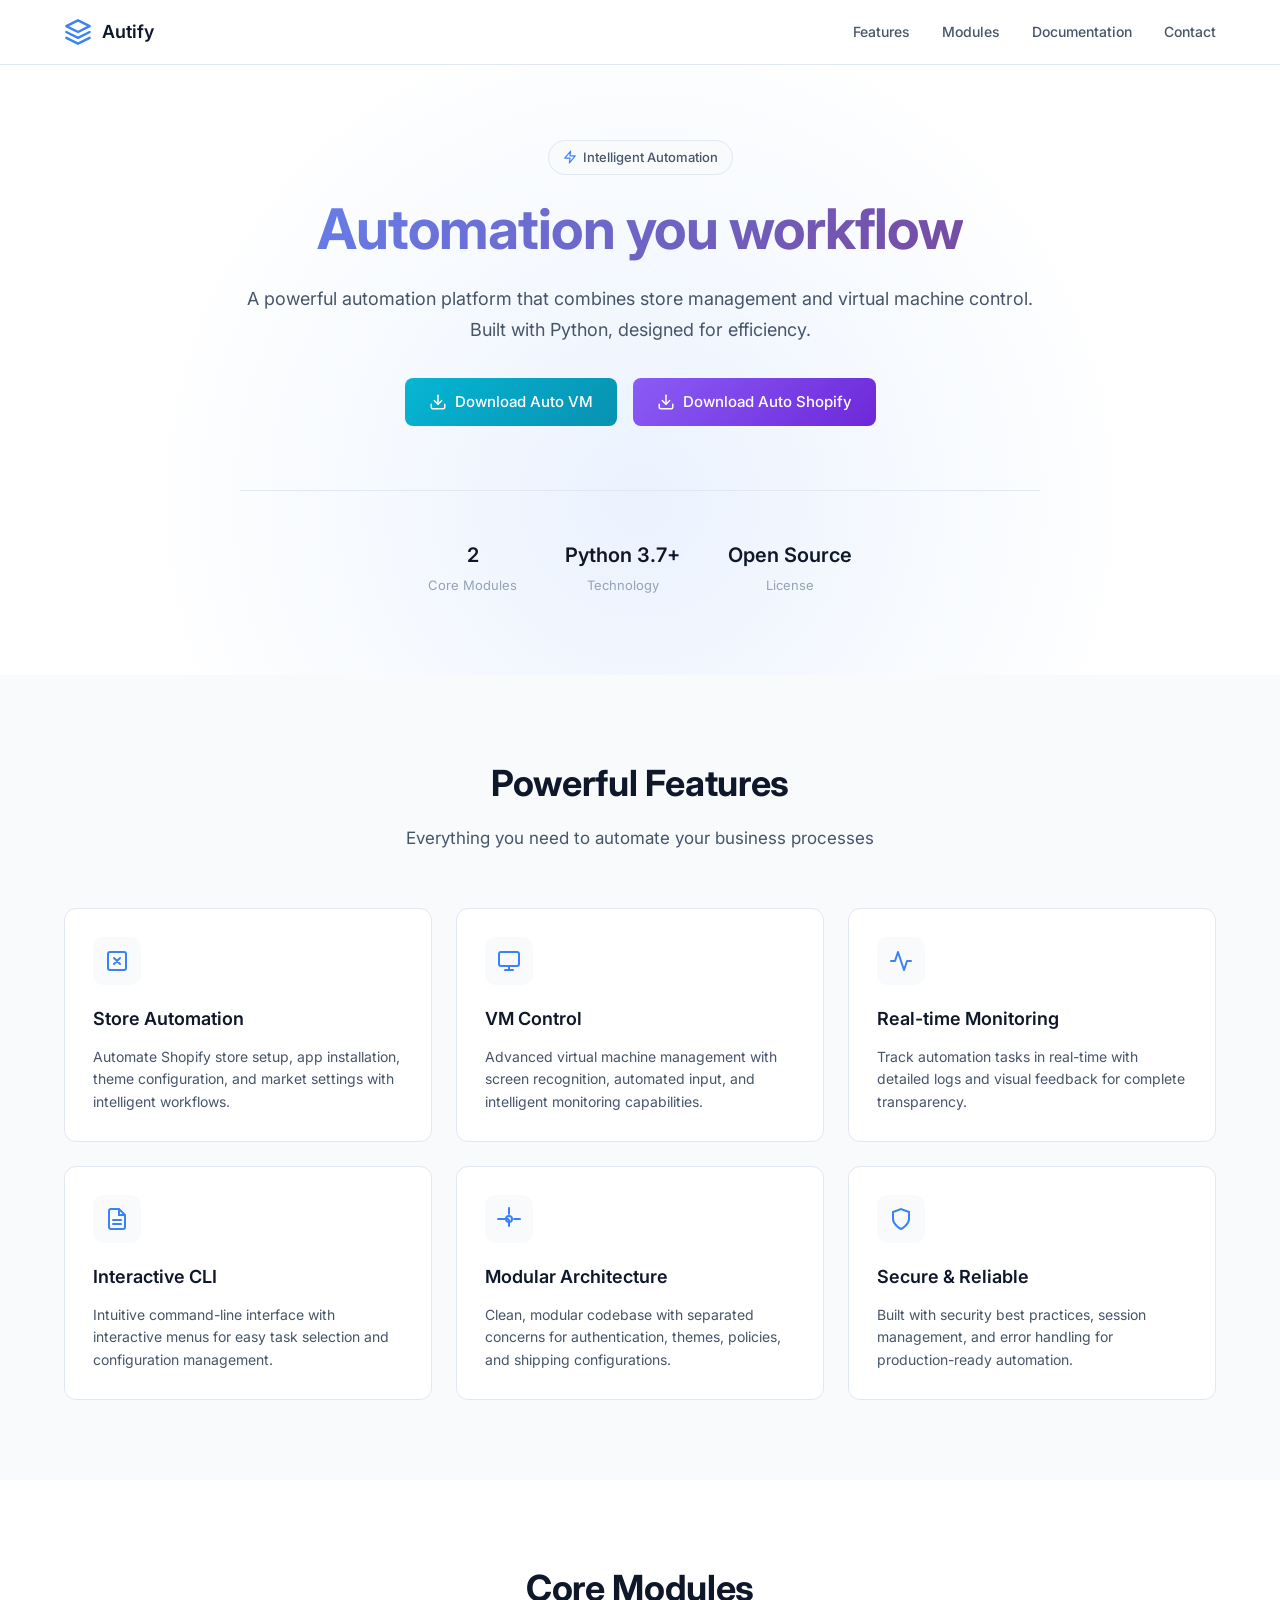
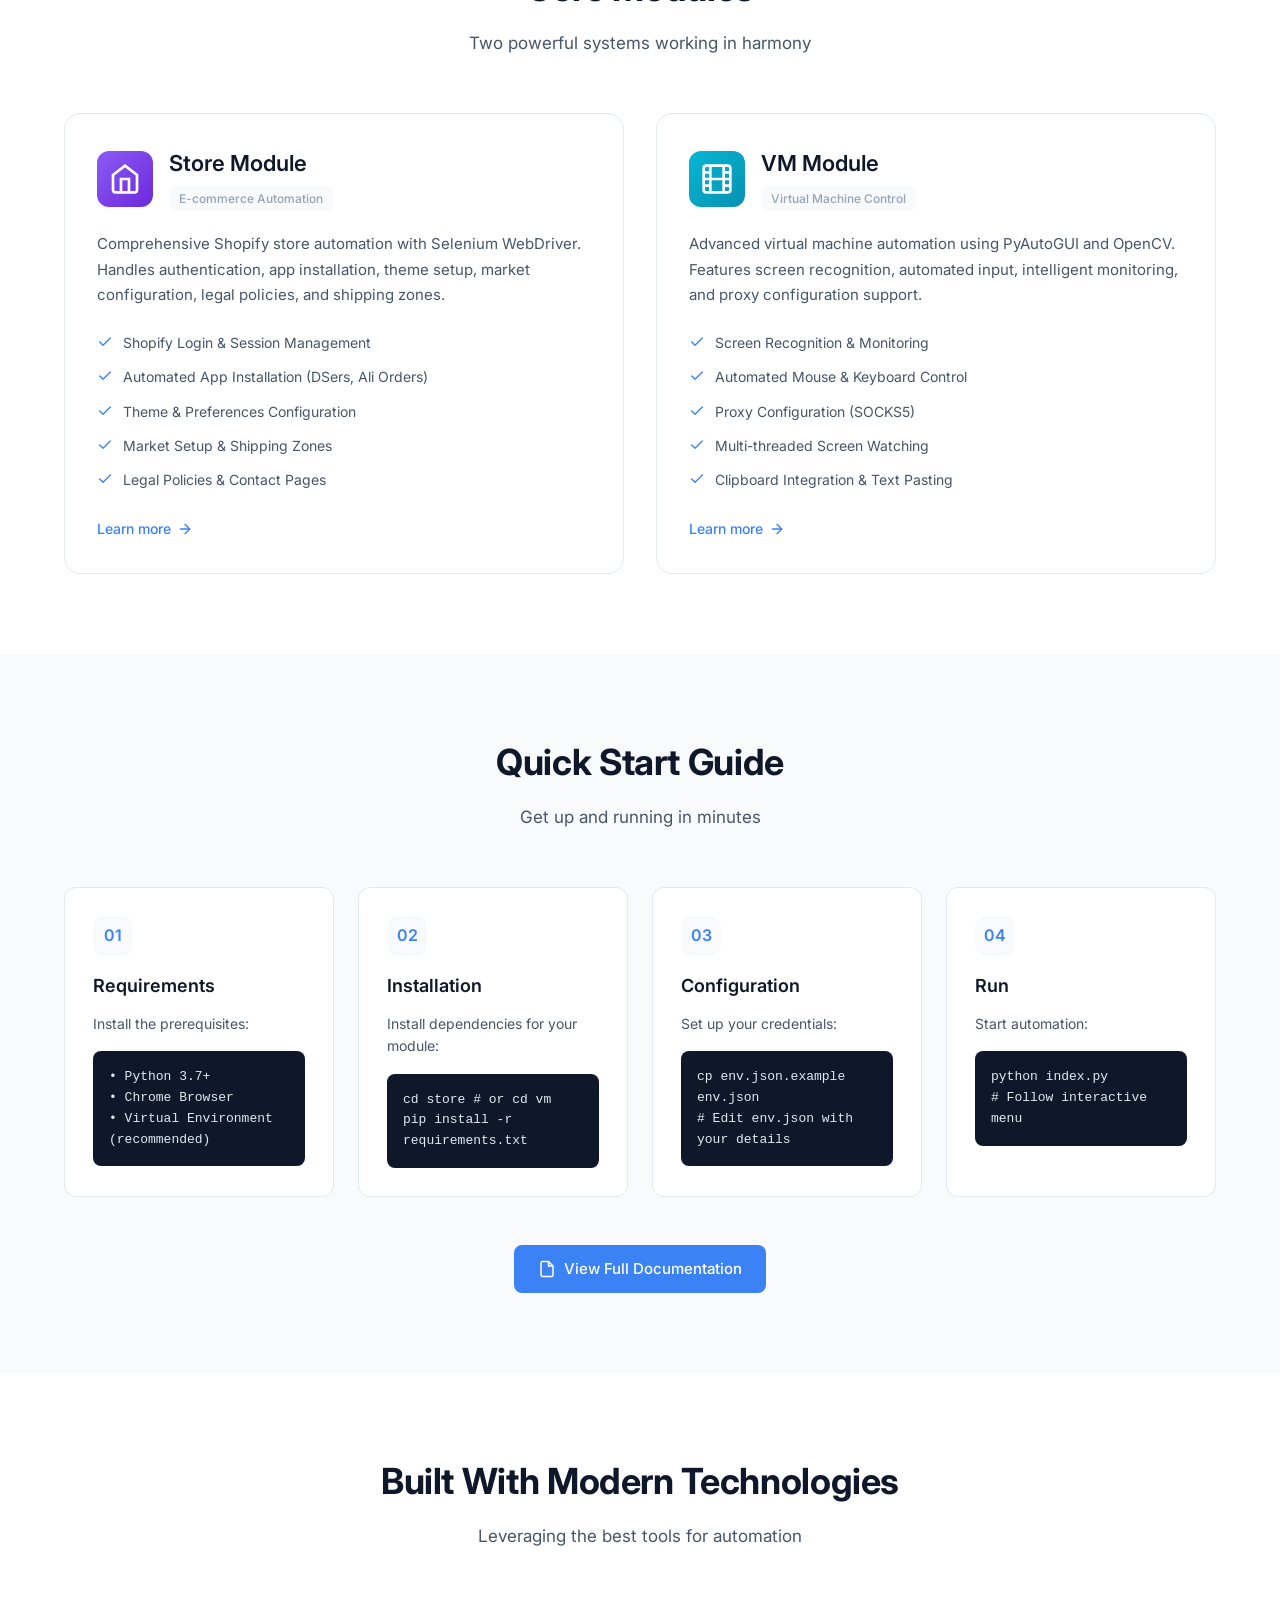
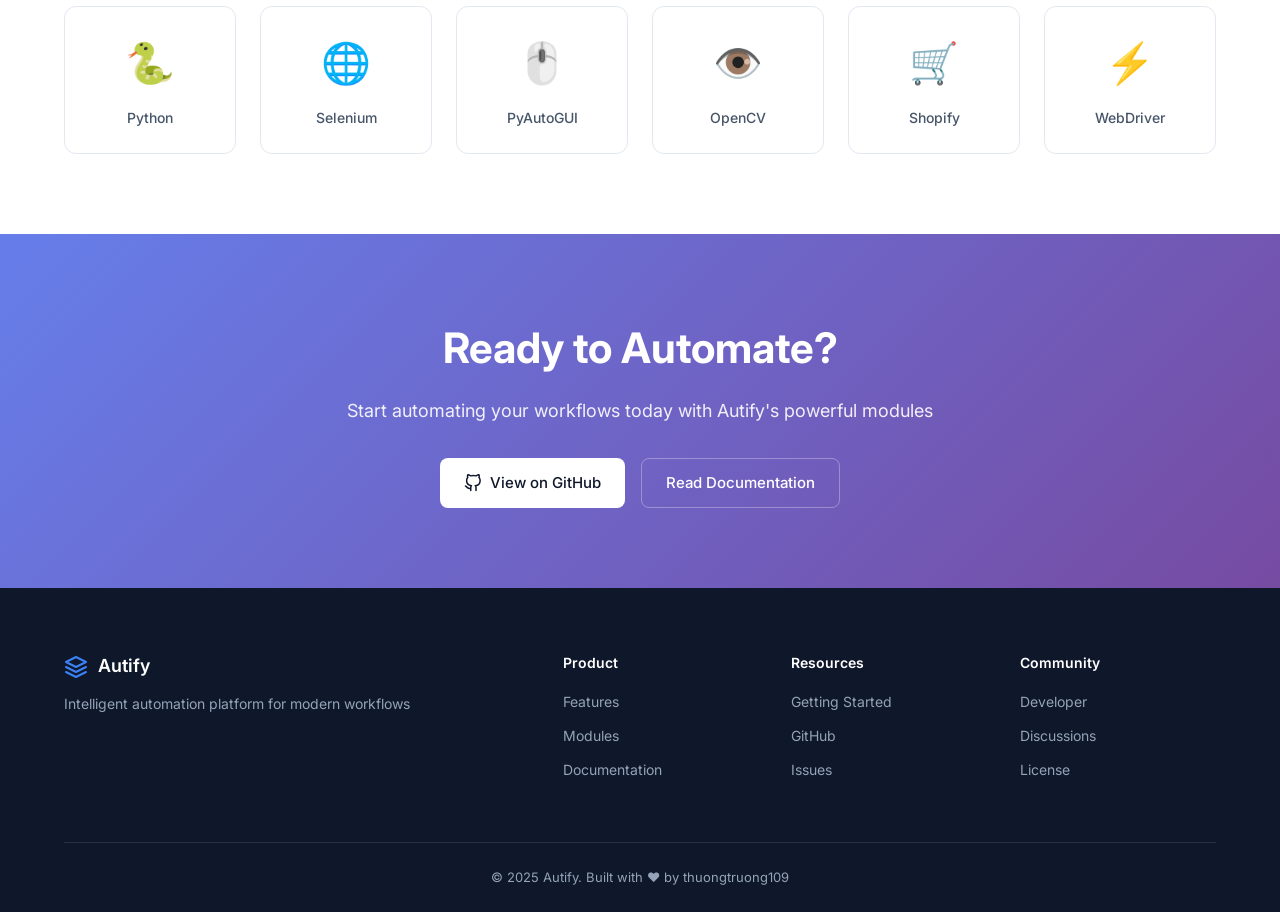
<file: docs/index.html>
<!DOCTYPE html>
<html lang="vi">
  <head>
    <meta charset="UTF-8" />
    <meta name="viewport" content="width=device-width, initial-scale=1.0" />
    <title>Autify - Automation Platform</title>
    <link rel="preconnect" href="https://fonts.googleapis.com" />
    <link rel="preconnect" href="https://fonts.gstatic.com" crossorigin />
    <link
      href="https://fonts.googleapis.com/css2?family=Inter:wght@300;400;500;600;700&display=swap"
      rel="stylesheet"
    />
    <link rel="stylesheet" href="styles.css" />
  </head>
  <body>
    <!-- Navigation -->
    <nav class="navbar">
      <div class="container">
        <div class="nav-content">
          <div class="logo">
            <svg
              width="28"
              height="28"
              viewBox="0 0 24 24"
              fill="none"
              xmlns="http://www.w3.org/2000/svg"
            >
              <path
                d="M12 2L2 7L12 12L22 7L12 2Z"
                stroke="currentColor"
                stroke-width="2"
                stroke-linecap="round"
                stroke-linejoin="round"
              />
              <path
                d="M2 17L12 22L22 17"
                stroke="currentColor"
                stroke-width="2"
                stroke-linecap="round"
                stroke-linejoin="round"
              />
              <path
                d="M2 12L12 17L22 12"
                stroke="currentColor"
                stroke-width="2"
                stroke-linecap="round"
                stroke-linejoin="round"
              />
            </svg>
            <span>Autify</span>
          </div>
          <button class="mobile-menu-toggle" aria-label="Toggle menu">
            <span></span>
            <span></span>
            <span></span>
          </button>
          <ul class="nav-links">
            <li><a href="#features">Features</a></li>
            <li><a href="#modules">Modules</a></li>
            <li><a href="#docs">Documentation</a></li>
            <li><a href="#contact">Contact</a></li>
          </ul>
        </div>
      </div>
    </nav>

    <!-- Hero Section -->
    <section class="hero">
      <div class="container">
        <div class="hero-content">
          <div class="badge">
            <svg
              width="14"
              height="14"
              viewBox="0 0 24 24"
              fill="none"
              xmlns="http://www.w3.org/2000/svg"
            >
              <path
                d="M13 2L3 14h9l-1 8 10-12h-9l1-8z"
                stroke="currentColor"
                stroke-width="2"
                stroke-linecap="round"
                stroke-linejoin="round"
              />
            </svg>
            Intelligent Automation
          </div>
          <h1 class="hero-title">
            <span class="gradient-text">Automation you workflow</span>
          </h1>
          <p class="hero-description">
            A powerful automation platform that combines store management and
            virtual machine control. Built with Python, designed for efficiency.
          </p>
          <div class="hero-actions">
            <a
              href="https://github.com/thuongtruong109/autify/raw/refs/heads/gh-pages/downloads/autify_vm.zip"
              class="btn-large btn-vm"
              download
            >
              <svg
                width="18"
                height="18"
                viewBox="0 0 24 24"
                fill="none"
                xmlns="http://www.w3.org/2000/svg"
              >
                <path
                  d="M21 15v4a2 2 0 0 1-2 2H5a2 2 0 0 1-2-2v-4"
                  stroke="currentColor"
                  stroke-width="2"
                  stroke-linecap="round"
                  stroke-linejoin="round"
                />
                <polyline
                  points="7 10 12 15 17 10"
                  stroke="currentColor"
                  stroke-width="2"
                  stroke-linecap="round"
                  stroke-linejoin="round"
                />
                <line
                  x1="12"
                  y1="15"
                  x2="12"
                  y2="3"
                  stroke="currentColor"
                  stroke-width="2"
                  stroke-linecap="round"
                />
              </svg>
              Download Auto VM
            </a>
            <a
              href="store/build/dist/index.exe"
              class="btn-large btn-store"
              download
            >
              <svg
                width="18"
                height="18"
                viewBox="0 0 24 24"
                fill="none"
                xmlns="http://www.w3.org/2000/svg"
              >
                <path
                  d="M21 15v4a2 2 0 0 1-2 2H5a2 2 0 0 1-2-2v-4"
                  stroke="currentColor"
                  stroke-width="2"
                  stroke-linecap="round"
                  stroke-linejoin="round"
                />
                <polyline
                  points="7 10 12 15 17 10"
                  stroke="currentColor"
                  stroke-width="2"
                  stroke-linecap="round"
                  stroke-linejoin="round"
                />
                <line
                  x1="12"
                  y1="15"
                  x2="12"
                  y2="3"
                  stroke="currentColor"
                  stroke-width="2"
                  stroke-linecap="round"
                />
              </svg>
              Download Auto Shopify
            </a>
          </div>
          <div class="hero-stats">
            <div class="stat-item">
              <div class="stat-value">2</div>
              <div class="stat-label">Core Modules</div>
            </div>
            <div class="stat-item">
              <div class="stat-value">Python 3.7+</div>
              <div class="stat-label">Technology</div>
            </div>
            <div class="stat-item">
              <div class="stat-value">Open Source</div>
              <div class="stat-label">License</div>
            </div>
          </div>
        </div>
      </div>
      <div class="hero-gradient"></div>
    </section>

    <!-- Features Section -->
    <section id="features" class="features">
      <div class="container">
        <div class="section-header">
          <h2 class="section-title">Powerful Features</h2>
          <p class="section-description">
            Everything you need to automate your business processes
          </p>
        </div>
        <div class="features-grid">
          <div class="feature-card">
            <div class="feature-icon">
              <svg
                width="24"
                height="24"
                viewBox="0 0 24 24"
                fill="none"
                xmlns="http://www.w3.org/2000/svg"
              >
                <rect
                  x="3"
                  y="3"
                  width="18"
                  height="18"
                  rx="2"
                  stroke="currentColor"
                  stroke-width="2"
                />
                <path
                  d="M9 9l6 6M15 9l-6 6"
                  stroke="currentColor"
                  stroke-width="2"
                  stroke-linecap="round"
                />
              </svg>
            </div>
            <h3>Store Automation</h3>
            <p>
              Automate Shopify store setup, app installation, theme
              configuration, and market settings with intelligent workflows.
            </p>
          </div>
          <div class="feature-card">
            <div class="feature-icon">
              <svg
                width="24"
                height="24"
                viewBox="0 0 24 24"
                fill="none"
                xmlns="http://www.w3.org/2000/svg"
              >
                <rect
                  x="2"
                  y="3"
                  width="20"
                  height="14"
                  rx="2"
                  stroke="currentColor"
                  stroke-width="2"
                />
                <line
                  x1="8"
                  y1="21"
                  x2="16"
                  y2="21"
                  stroke="currentColor"
                  stroke-width="2"
                  stroke-linecap="round"
                />
                <line
                  x1="12"
                  y1="17"
                  x2="12"
                  y2="21"
                  stroke="currentColor"
                  stroke-width="2"
                  stroke-linecap="round"
                />
              </svg>
            </div>
            <h3>VM Control</h3>
            <p>
              Advanced virtual machine management with screen recognition,
              automated input, and intelligent monitoring capabilities.
            </p>
          </div>
          <div class="feature-card">
            <div class="feature-icon">
              <svg
                width="24"
                height="24"
                viewBox="0 0 24 24"
                fill="none"
                xmlns="http://www.w3.org/2000/svg"
              >
                <polyline
                  points="22 12 18 12 15 21 9 3 6 12 2 12"
                  stroke="currentColor"
                  stroke-width="2"
                  stroke-linecap="round"
                  stroke-linejoin="round"
                />
              </svg>
            </div>
            <h3>Real-time Monitoring</h3>
            <p>
              Track automation tasks in real-time with detailed logs and visual
              feedback for complete transparency.
            </p>
          </div>
          <div class="feature-card">
            <div class="feature-icon">
              <svg
                width="24"
                height="24"
                viewBox="0 0 24 24"
                fill="none"
                xmlns="http://www.w3.org/2000/svg"
              >
                <path
                  d="M14 2H6a2 2 0 0 0-2 2v16a2 2 0 0 0 2 2h12a2 2 0 0 0 2-2V8z"
                  stroke="currentColor"
                  stroke-width="2"
                />
                <polyline
                  points="14 2 14 8 20 8"
                  stroke="currentColor"
                  stroke-width="2"
                />
                <line
                  x1="16"
                  y1="13"
                  x2="8"
                  y2="13"
                  stroke="currentColor"
                  stroke-width="2"
                  stroke-linecap="round"
                />
                <line
                  x1="16"
                  y1="17"
                  x2="8"
                  y2="17"
                  stroke="currentColor"
                  stroke-width="2"
                  stroke-linecap="round"
                />
              </svg>
            </div>
            <h3>Interactive CLI</h3>
            <p>
              Intuitive command-line interface with interactive menus for easy
              task selection and configuration management.
            </p>
          </div>
          <div class="feature-card">
            <div class="feature-icon">
              <svg
                width="24"
                height="24"
                viewBox="0 0 24 24"
                fill="none"
                xmlns="http://www.w3.org/2000/svg"
              >
                <circle
                  cx="12"
                  cy="12"
                  r="3"
                  stroke="currentColor"
                  stroke-width="2"
                />
                <path
                  d="M12 1v6m0 6v6M23 12h-6m-6 0H1"
                  stroke="currentColor"
                  stroke-width="2"
                  stroke-linecap="round"
                />
              </svg>
            </div>
            <h3>Modular Architecture</h3>
            <p>
              Clean, modular codebase with separated concerns for
              authentication, themes, policies, and shipping configurations.
            </p>
          </div>
          <div class="feature-card">
            <div class="feature-icon">
              <svg
                width="24"
                height="24"
                viewBox="0 0 24 24"
                fill="none"
                xmlns="http://www.w3.org/2000/svg"
              >
                <path
                  d="M12 22s8-4 8-10V5l-8-3-8 3v7c0 6 8 10 8 10z"
                  stroke="currentColor"
                  stroke-width="2"
                />
              </svg>
            </div>
            <h3>Secure & Reliable</h3>
            <p>
              Built with security best practices, session management, and error
              handling for production-ready automation.
            </p>
          </div>
        </div>
      </div>
    </section>

    <!-- Modules Section -->
    <section id="modules" class="modules">
      <div class="container">
        <div class="section-header">
          <h2 class="section-title">Core Modules</h2>
          <p class="section-description">
            Two powerful systems working in harmony
          </p>
        </div>
        <div class="modules-grid">
          <div class="module-card">
            <div class="module-header">
              <div class="module-icon store">
                <svg
                  width="32"
                  height="32"
                  viewBox="0 0 24 24"
                  fill="none"
                  xmlns="http://www.w3.org/2000/svg"
                >
                  <path
                    d="M3 9l9-7 9 7v11a2 2 0 0 1-2 2H5a2 2 0 0 1-2-2z"
                    stroke="currentColor"
                    stroke-width="2"
                  />
                  <polyline
                    points="9 22 9 12 15 12 15 22"
                    stroke="currentColor"
                    stroke-width="2"
                  />
                </svg>
              </div>
              <div>
                <h3>Store Module</h3>
                <span class="module-tag">E-commerce Automation</span>
              </div>
            </div>
            <p class="module-description">
              Comprehensive Shopify store automation with Selenium WebDriver.
              Handles authentication, app installation, theme setup, market
              configuration, legal policies, and shipping zones.
            </p>
            <div class="module-features">
              <div class="module-feature">
                <svg
                  width="16"
                  height="16"
                  viewBox="0 0 24 24"
                  fill="none"
                  xmlns="http://www.w3.org/2000/svg"
                >
                  <polyline
                    points="20 6 9 17 4 12"
                    stroke="currentColor"
                    stroke-width="2"
                    stroke-linecap="round"
                    stroke-linejoin="round"
                  />
                </svg>
                Shopify Login & Session Management
              </div>
              <div class="module-feature">
                <svg
                  width="16"
                  height="16"
                  viewBox="0 0 24 24"
                  fill="none"
                  xmlns="http://www.w3.org/2000/svg"
                >
                  <polyline
                    points="20 6 9 17 4 12"
                    stroke="currentColor"
                    stroke-width="2"
                    stroke-linecap="round"
                    stroke-linejoin="round"
                  />
                </svg>
                Automated App Installation (DSers, Ali Orders)
              </div>
              <div class="module-feature">
                <svg
                  width="16"
                  height="16"
                  viewBox="0 0 24 24"
                  fill="none"
                  xmlns="http://www.w3.org/2000/svg"
                >
                  <polyline
                    points="20 6 9 17 4 12"
                    stroke="currentColor"
                    stroke-width="2"
                    stroke-linecap="round"
                    stroke-linejoin="round"
                  />
                </svg>
                Theme & Preferences Configuration
              </div>
              <div class="module-feature">
                <svg
                  width="16"
                  height="16"
                  viewBox="0 0 24 24"
                  fill="none"
                  xmlns="http://www.w3.org/2000/svg"
                >
                  <polyline
                    points="20 6 9 17 4 12"
                    stroke="currentColor"
                    stroke-width="2"
                    stroke-linecap="round"
                    stroke-linejoin="round"
                  />
                </svg>
                Market Setup & Shipping Zones
              </div>
              <div class="module-feature">
                <svg
                  width="16"
                  height="16"
                  viewBox="0 0 24 24"
                  fill="none"
                  xmlns="http://www.w3.org/2000/svg"
                >
                  <polyline
                    points="20 6 9 17 4 12"
                    stroke="currentColor"
                    stroke-width="2"
                    stroke-linecap="round"
                    stroke-linejoin="round"
                  />
                </svg>
                Legal Policies & Contact Pages
              </div>
            </div>
            <a href="#docs" class="module-link">
              Learn more
              <svg
                width="16"
                height="16"
                viewBox="0 0 24 24"
                fill="none"
                xmlns="http://www.w3.org/2000/svg"
              >
                <line
                  x1="5"
                  y1="12"
                  x2="19"
                  y2="12"
                  stroke="currentColor"
                  stroke-width="2"
                  stroke-linecap="round"
                />
                <polyline
                  points="12 5 19 12 12 19"
                  stroke="currentColor"
                  stroke-width="2"
                  stroke-linecap="round"
                  stroke-linejoin="round"
                />
              </svg>
            </a>
          </div>

          <div class="module-card">
            <div class="module-header">
              <div class="module-icon vm">
                <svg
                  width="32"
                  height="32"
                  viewBox="0 0 24 24"
                  fill="none"
                  xmlns="http://www.w3.org/2000/svg"
                >
                  <rect
                    x="2"
                    y="2"
                    width="20"
                    height="20"
                    rx="2"
                    stroke="currentColor"
                    stroke-width="2"
                  />
                  <path
                    d="M7 2v20M17 2v20M2 12h20M2 7h5M2 17h5M17 17h5M17 7h5"
                    stroke="currentColor"
                    stroke-width="2"
                  />
                </svg>
              </div>
              <div>
                <h3>VM Module</h3>
                <span class="module-tag">Virtual Machine Control</span>
              </div>
            </div>
            <p class="module-description">
              Advanced virtual machine automation using PyAutoGUI and OpenCV.
              Features screen recognition, automated input, intelligent
              monitoring, and proxy configuration support.
            </p>
            <div class="module-features">
              <div class="module-feature">
                <svg
                  width="16"
                  height="16"
                  viewBox="0 0 24 24"
                  fill="none"
                  xmlns="http://www.w3.org/2000/svg"
                >
                  <polyline
                    points="20 6 9 17 4 12"
                    stroke="currentColor"
                    stroke-width="2"
                    stroke-linecap="round"
                    stroke-linejoin="round"
                  />
                </svg>
                Screen Recognition & Monitoring
              </div>
              <div class="module-feature">
                <svg
                  width="16"
                  height="16"
                  viewBox="0 0 24 24"
                  fill="none"
                  xmlns="http://www.w3.org/2000/svg"
                >
                  <polyline
                    points="20 6 9 17 4 12"
                    stroke="currentColor"
                    stroke-width="2"
                    stroke-linecap="round"
                    stroke-linejoin="round"
                  />
                </svg>
                Automated Mouse & Keyboard Control
              </div>
              <div class="module-feature">
                <svg
                  width="16"
                  height="16"
                  viewBox="0 0 24 24"
                  fill="none"
                  xmlns="http://www.w3.org/2000/svg"
                >
                  <polyline
                    points="20 6 9 17 4 12"
                    stroke="currentColor"
                    stroke-width="2"
                    stroke-linecap="round"
                    stroke-linejoin="round"
                  />
                </svg>
                Proxy Configuration (SOCKS5)
              </div>
              <div class="module-feature">
                <svg
                  width="16"
                  height="16"
                  viewBox="0 0 24 24"
                  fill="none"
                  xmlns="http://www.w3.org/2000/svg"
                >
                  <polyline
                    points="20 6 9 17 4 12"
                    stroke="currentColor"
                    stroke-width="2"
                    stroke-linecap="round"
                    stroke-linejoin="round"
                  />
                </svg>
                Multi-threaded Screen Watching
              </div>
              <div class="module-feature">
                <svg
                  width="16"
                  height="16"
                  viewBox="0 0 24 24"
                  fill="none"
                  xmlns="http://www.w3.org/2000/svg"
                >
                  <polyline
                    points="20 6 9 17 4 12"
                    stroke="currentColor"
                    stroke-width="2"
                    stroke-linecap="round"
                    stroke-linejoin="round"
                  />
                </svg>
                Clipboard Integration & Text Pasting
              </div>
            </div>
            <a href="#docs" class="module-link">
              Learn more
              <svg
                width="16"
                height="16"
                viewBox="0 0 24 24"
                fill="none"
                xmlns="http://www.w3.org/2000/svg"
              >
                <line
                  x1="5"
                  y1="12"
                  x2="19"
                  y2="12"
                  stroke="currentColor"
                  stroke-width="2"
                  stroke-linecap="round"
                />
                <polyline
                  points="12 5 19 12 12 19"
                  stroke="currentColor"
                  stroke-width="2"
                  stroke-linecap="round"
                  stroke-linejoin="round"
                />
              </svg>
            </a>
          </div>
        </div>
      </div>
    </section>

    <!-- Documentation Section -->
    <section id="docs" class="docs">
      <div class="container">
        <div class="section-header">
          <h2 class="section-title">Quick Start Guide</h2>
          <p class="section-description">Get up and running in minutes</p>
        </div>
        <div class="docs-grid">
          <div class="doc-card">
            <div class="doc-number">01</div>
            <h3>Requirements</h3>
            <div class="doc-content">
              <p>Install the prerequisites:</p>
              <div class="code-block">
                <code
                  >• Python 3.7+<br />• Chrome Browser<br />• Virtual
                  Environment (recommended)</code
                >
              </div>
            </div>
          </div>
          <div class="doc-card">
            <div class="doc-number">02</div>
            <h3>Installation</h3>
            <div class="doc-content">
              <p>Install dependencies for your module:</p>
              <div class="code-block">
                <code
                  >cd store # or cd vm<br />pip install -r
                  requirements.txt</code
                >
              </div>
            </div>
          </div>
          <div class="doc-card">
            <div class="doc-number">03</div>
            <h3>Configuration</h3>
            <div class="doc-content">
              <p>Set up your credentials:</p>
              <div class="code-block">
                <code
                  >cp env.json.example env.json<br /># Edit env.json with your
                  details</code
                >
              </div>
            </div>
          </div>
          <div class="doc-card">
            <div class="doc-number">04</div>
            <h3>Run</h3>
            <div class="doc-content">
              <p>Start automation:</p>
              <div class="code-block">
                <code>python index.py<br /># Follow interactive menu</code>
              </div>
            </div>
          </div>
        </div>
        <div class="docs-cta">
          <a
            href="https://github.com/thuongtruong109/autify"
            class="btn-large btn-primary"
            target="_blank"
          >
            <svg
              width="18"
              height="18"
              viewBox="0 0 24 24"
              fill="none"
              xmlns="http://www.w3.org/2000/svg"
            >
              <path
                d="M14 2H6a2 2 0 0 0-2 2v16a2 2 0 0 0 2 2h12a2 2 0 0 0 2-2V8z"
                stroke="currentColor"
                stroke-width="2"
              />
              <polyline
                points="14 2 14 8 20 8"
                stroke="currentColor"
                stroke-width="2"
              />
            </svg>
            View Full Documentation
          </a>
        </div>
      </div>
    </section>

    <!-- Tech Stack Section -->
    <section class="tech-stack">
      <div class="container">
        <div class="section-header">
          <h2 class="section-title">Built With Modern Technologies</h2>
          <p class="section-description">
            Leveraging the best tools for automation
          </p>
        </div>
        <div class="tech-grid">
          <div class="tech-item">
            <div class="tech-logo">🐍</div>
            <div class="tech-name">Python</div>
          </div>
          <div class="tech-item">
            <div class="tech-logo">🌐</div>
            <div class="tech-name">Selenium</div>
          </div>
          <div class="tech-item">
            <div class="tech-logo">🖱️</div>
            <div class="tech-name">PyAutoGUI</div>
          </div>
          <div class="tech-item">
            <div class="tech-logo">👁️</div>
            <div class="tech-name">OpenCV</div>
          </div>
          <div class="tech-item">
            <div class="tech-logo">🛒</div>
            <div class="tech-name">Shopify</div>
          </div>
          <div class="tech-item">
            <div class="tech-logo">⚡</div>
            <div class="tech-name">WebDriver</div>
          </div>
        </div>
      </div>
    </section>

    <!-- CTA Section -->
    <section id="contact" class="cta">
      <div class="container">
        <div class="cta-content">
          <h2>Ready to Automate?</h2>
          <p>
            Start automating your workflows today with Autify's powerful modules
          </p>
          <div class="cta-actions">
            <a
              href="https://github.com/thuongtruong109/autify"
              class="btn-large btn-primary"
              target="_blank"
            >
              <svg
                width="18"
                height="18"
                viewBox="0 0 24 24"
                fill="none"
                xmlns="http://www.w3.org/2000/svg"
              >
                <path
                  d="M9 19c-5 1.5-5-2.5-7-3m14 6v-3.87a3.37 3.37 0 0 0-.94-2.61c3.14-.35 6.44-1.54 6.44-7A5.44 5.44 0 0 0 20 4.77 5.07 5.07 0 0 0 19.91 1S18.73.65 16 2.48a13.38 13.38 0 0 0-7 0C6.27.65 5.09 1 5.09 1A5.07 5.07 0 0 0 5 4.77a5.44 5.44 0 0 0-1.5 3.78c0 5.42 3.3 6.61 6.44 7A3.37 3.37 0 0 0 9 18.13V22"
                  stroke="currentColor"
                  stroke-width="2"
                  stroke-linecap="round"
                  stroke-linejoin="round"
                />
              </svg>
              View on GitHub
            </a>
            <a href="README.md" class="btn-large btn-outline"
              >Read Documentation</a
            >
          </div>
        </div>
      </div>
    </section>

    <!-- Footer -->
    <footer class="footer">
      <div class="container">
        <div class="footer-content">
          <div class="footer-brand">
            <div class="logo">
              <svg
                width="24"
                height="24"
                viewBox="0 0 24 24"
                fill="none"
                xmlns="http://www.w3.org/2000/svg"
              >
                <path
                  d="M12 2L2 7L12 12L22 7L12 2Z"
                  stroke="currentColor"
                  stroke-width="2"
                  stroke-linecap="round"
                  stroke-linejoin="round"
                />
                <path
                  d="M2 17L12 22L22 17"
                  stroke="currentColor"
                  stroke-width="2"
                  stroke-linecap="round"
                  stroke-linejoin="round"
                />
                <path
                  d="M2 12L12 17L22 12"
                  stroke="currentColor"
                  stroke-width="2"
                  stroke-linecap="round"
                  stroke-linejoin="round"
                />
              </svg>
              <span>Autify</span>
            </div>
            <p>Intelligent automation platform for modern workflows</p>
          </div>
          <div class="footer-links">
            <div class="footer-column">
              <h4>Product</h4>
              <a href="#features">Features</a>
              <a href="#modules">Modules</a>
              <a href="#docs">Documentation</a>
            </div>
            <div class="footer-column">
              <h4>Resources</h4>
              <a href="README.md">Getting Started</a>
              <a
                href="https://github.com/thuongtruong109/autify"
                target="_blank"
                >GitHub</a
              >
              <a
                href="https://github.com/thuongtruong109/autify/issues"
                target="_blank"
                >Issues</a
              >
            </div>
            <div class="footer-column">
              <h4>Community</h4>
              <a href="https://github.com/thuongtruong109" target="_blank"
                >Developer</a
              >
              <a
                href="https://github.com/thuongtruong109/autify/discussions"
                target="_blank"
                >Discussions</a
              >
              <a
                href="https://github.com/thuongtruong109/autify/blob/main/LICENSE"
                target="_blank"
                >License</a
              >
            </div>
          </div>
        </div>
        <div class="footer-bottom">
          <p>&copy; 2025 Autify. Built with ❤️ by thuongtruong109</p>
        </div>
      </div>
    </footer>

    <script src="script.js"></script>
  </body>
</html>
</file>
<file: docs/styles.css>
* {
  margin: 0;
  padding: 0;
  box-sizing: border-box;
}

:root {
  --primary: #3b82f6;
  --primary-dark: #2563eb;
  --secondary: #64748b;
  --text-primary: #0f172a;
  --text-secondary: #475569;
  --text-muted: #94a3b8;
  --background: #ffffff;
  --surface: #f8fafc;
  --border: #e2e8f0;
  --store-color: #8b5cf6;
  --vm-color: #06b6d4;
  --gradient-1: linear-gradient(135deg, #667eea 0%, #764ba2 100%);
  --gradient-2: linear-gradient(135deg, #f093fb 0%, #f5576c 100%);
  --shadow-sm: 0 1px 2px 0 rgba(0, 0, 0, 0.05);
  --shadow: 0 1px 3px 0 rgba(0, 0, 0, 0.1), 0 1px 2px -1px rgba(0, 0, 0, 0.1);
  --shadow-md: 0 4px 6px -1px rgba(0, 0, 0, 0.1),
    0 2px 4px -2px rgba(0, 0, 0, 0.1);
  --shadow-lg: 0 10px 15px -3px rgba(0, 0, 0, 0.1),
    0 4px 6px -4px rgba(0, 0, 0, 0.1);
}

body {
  font-family: "Inter", -apple-system, BlinkMacSystemFont, "Segoe UI",
    sans-serif;
  color: var(--text-primary);
  background: var(--background);
  line-height: 1.6;
  -webkit-font-smoothing: antialiased;
  -moz-osx-font-smoothing: grayscale;
}

.container {
  max-width: 1200px;
  margin: 0 auto;
  padding: 0 24px;
}

/* Navigation */
.navbar {
  position: fixed;
  top: 0;
  left: 0;
  right: 0;
  background: rgba(255, 255, 255, 0.8);
  backdrop-filter: blur(12px);
  border-bottom: 1px solid var(--border);
  z-index: 1000;
  transition: all 0.3s ease;
}

.nav-content {
  display: flex;
  align-items: center;
  justify-content: space-between;
  height: 64px;
}

.logo {
  display: flex;
  align-items: center;
  gap: 10px;
  font-size: 18px;
  font-weight: 600;
  color: var(--text-primary);
  text-decoration: none;
}

.logo svg {
  color: var(--primary);
}

.nav-links {
  display: flex;
  list-style: none;
  gap: 32px;
  margin-left: auto;
}

.nav-links a {
  color: var(--text-secondary);
  text-decoration: none;
  font-size: 14px;
  font-weight: 500;
  transition: color 0.2s ease;
}

.nav-links a:hover {
  color: var(--text-primary);
}

.mobile-menu-toggle {
  display: none;
  flex-direction: column;
  gap: 4px;
  background: none;
  border: none;
  cursor: pointer;
  padding: 8px;
  z-index: 1001;
}

.mobile-menu-toggle span {
  width: 24px;
  height: 2px;
  background: var(--text-primary);
  transition: all 0.3s ease;
  border-radius: 2px;
}

.mobile-menu-toggle.active span:nth-child(1) {
  transform: rotate(45deg) translate(5px, 5px);
}

.mobile-menu-toggle.active span:nth-child(2) {
  opacity: 0;
}

.mobile-menu-toggle.active span:nth-child(3) {
  transform: rotate(-45deg) translate(7px, -6px);
}

/* Buttons */
.btn-primary,
.btn-secondary,
.btn-outline,
.btn-large {
  display: inline-flex;
  align-items: center;
  justify-content: center;
  gap: 8px;
  font-size: 14px;
  font-weight: 500;
  padding: 8px 16px;
  border-radius: 8px;
  text-decoration: none;
  transition: all 0.2s ease;
  border: none;
  cursor: pointer;
}

.btn-primary {
  background: var(--primary);
  color: white;
}

.btn-primary:hover {
  background: var(--primary-dark);
  transform: translateY(-1px);
  box-shadow: var(--shadow-md);
}

.btn-secondary {
  background: var(--surface);
  color: var(--text-primary);
}

.btn-secondary:hover {
  background: var(--border);
}

.btn-outline {
  background: transparent;
  color: var(--text-primary);
  border: 1px solid var(--border);
}

.btn-outline:hover {
  background: var(--surface);
  border-color: var(--secondary);
}

.btn-large {
  padding: 12px 24px;
  font-size: 15px;
}

.btn-vm {
  background: linear-gradient(135deg, #06b6d4 0%, #0891b2 100%);
  color: white;
}

.btn-vm:hover {
  background: linear-gradient(135deg, #0891b2 0%, #0e7490 100%);
  transform: translateY(-1px);
  box-shadow: var(--shadow-md);
}

.btn-store {
  background: linear-gradient(135deg, #8b5cf6 0%, #6d28d9 100%);
  color: white;
}

.btn-store:hover {
  background: linear-gradient(135deg, #6d28d9 0%, #5b21b6 100%);
  transform: translateY(-1px);
  box-shadow: var(--shadow-md);
}

/* Hero Section */
.hero {
  position: relative;
  padding: 140px 0 80px;
  overflow: hidden;
}

.hero-content {
  position: relative;
  z-index: 1;
  text-align: center;
  max-width: 800px;
  margin: 0 auto;
}

.badge {
  display: inline-flex;
  align-items: center;
  gap: 6px;
  padding: 6px 14px;
  background: var(--surface);
  border: 1px solid var(--border);
  border-radius: 20px;
  font-size: 13px;
  font-weight: 500;
  color: var(--text-secondary);
  margin-bottom: 24px;
}

.badge svg {
  width: 14px;
  height: 14px;
  color: var(--primary);
}

.hero-title {
  font-size: 56px;
  font-weight: 700;
  line-height: 1.1;
  margin-bottom: 24px;
  letter-spacing: -0.02em;
}

.gradient-text {
  background: var(--gradient-1);
  -webkit-background-clip: text;
  -webkit-text-fill-color: transparent;
  background-clip: text;
}

.hero-description {
  font-size: 18px;
  color: var(--text-secondary);
  margin-bottom: 32px;
  line-height: 1.7;
}

.hero-actions {
  display: flex;
  gap: 16px;
  justify-content: center;
  margin-bottom: 64px;
}

.hero-stats {
  display: flex;
  gap: 48px;
  justify-content: center;
  padding-top: 48px;
  border-top: 1px solid var(--border);
}

.stat-item {
  text-align: center;
}

.stat-value {
  font-size: 20px;
  font-weight: 600;
  color: var(--text-primary);
  margin-bottom: 4px;
}

.stat-label {
  font-size: 13px;
  color: var(--text-muted);
}

.hero-gradient {
  position: absolute;
  top: 0;
  left: 50%;
  transform: translateX(-50%);
  width: 1000px;
  height: 1000px;
  background: radial-gradient(
    circle,
    rgba(59, 130, 246, 0.1) 0%,
    transparent 70%
  );
  pointer-events: none;
}

/* Sections */
section {
  padding: 80px 0;
}

.section-header {
  text-align: center;
  margin-bottom: 56px;
}

.section-title {
  font-size: 36px;
  font-weight: 700;
  margin-bottom: 12px;
  letter-spacing: -0.01em;
}

.section-description {
  font-size: 17px;
  color: var(--text-secondary);
}

/* Features Section */
.features {
  background: var(--surface);
}

.features-grid {
  display: grid;
  grid-template-columns: repeat(auto-fit, minmax(340px, 1fr));
  gap: 24px;
}

.feature-card {
  background: white;
  padding: 28px;
  border-radius: 12px;
  border: 1px solid var(--border);
  transition: all 0.3s ease;
}

.feature-card:hover {
  transform: translateY(-4px);
  box-shadow: var(--shadow-lg);
  border-color: var(--primary);
}

.feature-icon {
  width: 48px;
  height: 48px;
  background: var(--surface);
  border-radius: 10px;
  display: flex;
  align-items: center;
  justify-content: center;
  margin-bottom: 20px;
  color: var(--primary);
}

.feature-card h3 {
  font-size: 18px;
  font-weight: 600;
  margin-bottom: 12px;
  color: var(--text-primary);
}

.feature-card p {
  font-size: 14px;
  color: var(--text-secondary);
  line-height: 1.6;
}

/* Modules Section */
.modules-grid {
  display: grid;
  grid-template-columns: repeat(auto-fit, minmax(500px, 1fr));
  gap: 32px;
}

.module-card {
  background: white;
  border: 1px solid var(--border);
  border-radius: 16px;
  padding: 32px;
  transition: all 0.3s ease;
}

.module-card:hover {
  box-shadow: var(--shadow-lg);
  transform: translateY(-4px);
}

.module-header {
  display: flex;
  align-items: center;
  gap: 16px;
  margin-bottom: 20px;
}

.module-icon {
  width: 56px;
  height: 56px;
  border-radius: 12px;
  display: flex;
  align-items: center;
  justify-content: center;
  color: white;
}

.module-icon.store {
  background: linear-gradient(135deg, #8b5cf6 0%, #6d28d9 100%);
}

.module-icon.vm {
  background: linear-gradient(135deg, #06b6d4 0%, #0891b2 100%);
}

.module-header h3 {
  font-size: 22px;
  font-weight: 600;
  margin-bottom: 4px;
}

.module-tag {
  display: inline-block;
  padding: 3px 10px;
  background: var(--surface);
  border-radius: 6px;
  font-size: 12px;
  color: var(--text-muted);
  font-weight: 500;
}

.module-description {
  font-size: 15px;
  color: var(--text-secondary);
  line-height: 1.7;
  margin-bottom: 24px;
}

.module-features {
  display: flex;
  flex-direction: column;
  gap: 12px;
  margin-bottom: 24px;
}

.module-feature {
  display: flex;
  align-items: flex-start;
  gap: 10px;
  font-size: 14px;
  color: var(--text-secondary);
}

.module-feature svg {
  flex-shrink: 0;
  margin-top: 2px;
  color: var(--primary);
}

.module-link {
  display: inline-flex;
  align-items: center;
  gap: 6px;
  color: var(--primary);
  text-decoration: none;
  font-size: 14px;
  font-weight: 500;
  transition: gap 0.2s ease;
}

.module-link:hover {
  gap: 10px;
}

/* Documentation Section */
.docs {
  background: var(--surface);
}

.docs-grid {
  display: grid;
  grid-template-columns: repeat(auto-fit, minmax(260px, 1fr));
  gap: 24px;
  margin-bottom: 48px;
}

.doc-card {
  background: white;
  padding: 28px;
  border-radius: 12px;
  border: 1px solid var(--border);
}

.doc-number {
  display: inline-flex;
  align-items: center;
  justify-content: center;
  width: 40px;
  height: 40px;
  background: var(--surface);
  border-radius: 10px;
  font-size: 16px;
  font-weight: 600;
  color: var(--primary);
  margin-bottom: 16px;
}

.doc-card h3 {
  font-size: 18px;
  font-weight: 600;
  margin-bottom: 12px;
}

.doc-content p {
  font-size: 14px;
  color: var(--text-secondary);
  margin-bottom: 16px;
}

.code-block {
  background: var(--text-primary);
  color: #e2e8f0;
  padding: 16px;
  border-radius: 8px;
  font-family: "Courier New", monospace;
  font-size: 13px;
  line-height: 1.6;
}

.docs-cta {
  text-align: center;
}

/* Tech Stack Section */
.tech-grid {
  display: grid;
  grid-template-columns: repeat(auto-fit, minmax(160px, 1fr));
  gap: 24px;
}

.tech-item {
  display: flex;
  flex-direction: column;
  align-items: center;
  gap: 12px;
  padding: 24px;
  background: white;
  border: 1px solid var(--border);
  border-radius: 12px;
  transition: all 0.3s ease;
}

.tech-item:hover {
  transform: translateY(-4px);
  box-shadow: var(--shadow-md);
}

.tech-logo {
  font-size: 40px;
}

.tech-name {
  font-size: 14px;
  font-weight: 500;
  color: var(--text-secondary);
}

/* CTA Section */
.cta {
  background: linear-gradient(135deg, #667eea 0%, #764ba2 100%);
  color: white;
}

.cta-content {
  text-align: center;
  max-width: 700px;
  margin: 0 auto;
}

.cta h2 {
  font-size: 42px;
  font-weight: 700;
  margin-bottom: 16px;
}

.cta p {
  font-size: 18px;
  margin-bottom: 32px;
  opacity: 0.9;
}

.cta-actions {
  display: flex;
  gap: 16px;
  justify-content: center;
}

.cta .btn-primary {
  background: white;
  color: var(--text-primary);
}

.cta .btn-primary:hover {
  background: var(--surface);
}

.cta .btn-outline {
  border-color: rgba(255, 255, 255, 0.3);
  color: white;
}

.cta .btn-outline:hover {
  background: rgba(255, 255, 255, 0.1);
  border-color: white;
}

/* Footer */
.footer {
  background: var(--text-primary);
  color: var(--text-muted);
  padding: 64px 0 24px;
}

.footer-content {
  display: grid;
  grid-template-columns: 2fr 3fr;
  gap: 64px;
  margin-bottom: 48px;
}

.footer-brand .logo {
  color: white;
  margin-bottom: 12px;
}

.footer-brand p {
  font-size: 14px;
  line-height: 1.6;
}

.footer-links {
  display: grid;
  grid-template-columns: repeat(3, 1fr);
  gap: 32px;
}

.footer-column h4 {
  color: white;
  font-size: 14px;
  font-weight: 600;
  margin-bottom: 16px;
}

.footer-column a {
  display: block;
  color: var(--text-muted);
  text-decoration: none;
  font-size: 14px;
  margin-bottom: 12px;
  transition: color 0.2s ease;
}

.footer-column a:hover {
  color: white;
}

.footer-bottom {
  padding-top: 24px;
  border-top: 1px solid rgba(255, 255, 255, 0.1);
  text-align: center;
}

.footer-bottom p {
  font-size: 13px;
}

/* Responsive Design */
@media (max-width: 1024px) {
  .hero-title {
    font-size: 48px;
  }

  .modules-grid {
    grid-template-columns: 1fr;
  }
}

@media (max-width: 768px) {
  .container {
    padding: 0 16px;
  }

  .mobile-menu-toggle {
    display: flex;
  }

  .nav-links {
    position: fixed;
    top: 64px;
    left: 0;
    right: 0;
    background: rgba(255, 255, 255, 0.98);
    backdrop-filter: blur(12px);
    flex-direction: column;
    padding: 24px;
    gap: 16px;
    box-shadow: var(--shadow-lg);
    transform: translateX(100%);
    transition: transform 0.3s ease;
    margin-left: 0;
    border-top: 1px solid var(--border);
  }

  .nav-links.active {
    transform: translateX(0);
  }

  .nav-links li {
    width: 100%;
  }

  .nav-links a {
    display: block;
    padding: 12px 16px;
    font-size: 16px;
    border-radius: 8px;
    transition: all 0.2s ease;
  }

  .nav-links a:hover,
  .nav-links a.active {
    background: var(--surface);
    color: var(--primary);
  }

  .hero {
    padding: 100px 0 60px;
  }

  .hero-title {
    font-size: 32px;
    line-height: 1.2;
  }

  .hero-description {
    font-size: 15px;
  }

  .hero-actions {
    flex-direction: column;
    gap: 12px;
    width: 100%;
  }

  .hero-actions .btn-large {
    width: 100%;
    justify-content: center;
  }

  .hero-stats {
    flex-direction: column;
    gap: 24px;
  }

  .badge {
    font-size: 12px;
    padding: 5px 12px;
  }

  .section-title {
    font-size: 28px;
  }

  .section-description {
    font-size: 15px;
  }

  section {
    padding: 60px 0;
  }

  .features-grid {
    grid-template-columns: 1fr;
    gap: 16px;
  }

  .feature-card {
    padding: 24px;
  }

  .modules-grid {
    grid-template-columns: 1fr;
    gap: 24px;
  }

  .module-card {
    padding: 24px;
  }

  .module-header {
    flex-direction: column;
    align-items: flex-start;
    gap: 12px;
  }

  .docs-grid {
    grid-template-columns: 1fr;
    gap: 16px;
  }

  .doc-card {
    padding: 24px;
  }

  .tech-grid {
    grid-template-columns: repeat(2, 1fr);
    gap: 16px;
  }

  .tech-item {
    padding: 20px;
  }

  .footer-content {
    grid-template-columns: 1fr;
    gap: 32px;
  }

  .footer-links {
    grid-template-columns: 1fr;
    gap: 24px;
  }

  .cta h2 {
    font-size: 28px;
  }

  .cta p {
    font-size: 16px;
  }

  .cta-actions {
    flex-direction: column;
    gap: 12px;
    width: 100%;
  }

  .cta-actions .btn-large {
    width: 100%;
  }
}

@media (max-width: 480px) {
  .hero-title {
    font-size: 28px;
  }

  .hero-description {
    font-size: 14px;
  }

  .section-title {
    font-size: 24px;
  }

  .btn-large {
    padding: 10px 20px;
    font-size: 14px;
  }

  .tech-grid {
    grid-template-columns: 1fr;
  }

  .module-icon {
    width: 48px;
    height: 48px;
  }

  .module-icon svg {
    width: 24px;
    height: 24px;
  }
}

/* Animations */
@keyframes fadeIn {
  from {
    opacity: 0;
    transform: translateY(20px);
  }
  to {
    opacity: 1;
    transform: translateY(0);
  }
}

.hero-content,
.feature-card,
.module-card,
.doc-card {
  animation: fadeIn 0.6s ease-out;
}

/* Smooth Scrolling */
html {
  scroll-behavior: smooth;
}

/* Selection */
::selection {
  background: var(--primary);
  color: white;
}

::-webkit-scrollbar {
  width: 10px;
}

::-webkit-scrollbar-track {
  background: var(--surface);
}

::-webkit-scrollbar-thumb {
  background: var(--border);
  border-radius: 5px;
}

::-webkit-scrollbar-thumb:hover {
  background: var(--secondary);
}
</file>
